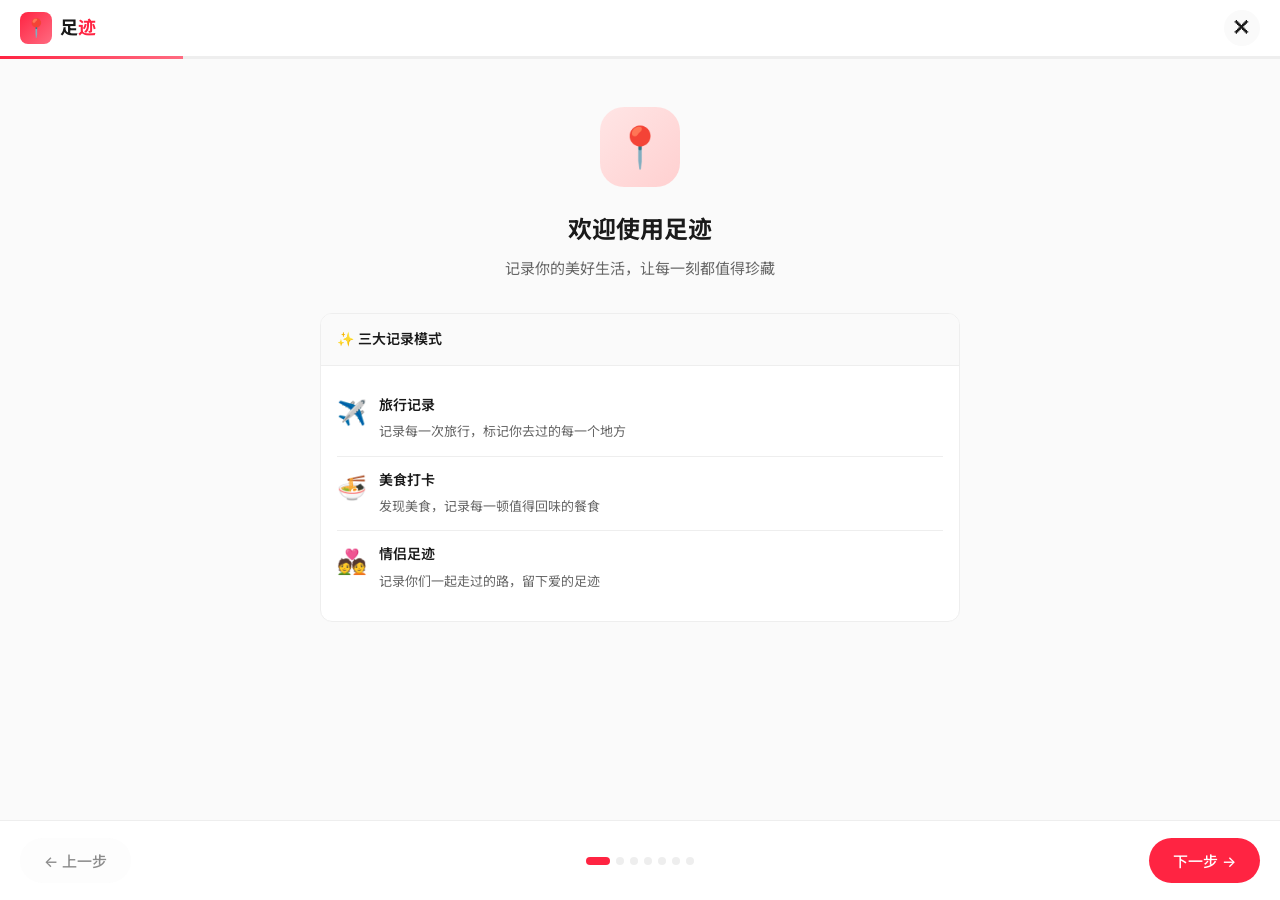
<file: frontend/guide.html>
<!DOCTYPE html>
<html lang="zh-CN">
<head>
    <meta charset="UTF-8">
    <meta name="viewport" content="width=device-width, initial-scale=1.0, maximum-scale=1.0, user-scalable=no">
    <title>使用指南 - 足迹</title>
    <link rel="preconnect" href="https://fonts.googleapis.com">
    <link href="https://fonts.googleapis.com/css2?family=Inter:wght@300;400;500;600;700&family=Noto+Sans+SC:wght@300;400;500;600;700&display=swap" rel="stylesheet">
    <style>
        :root {
            --primary: #FF2442;
            --primary-light: #FF6B81;
            --primary-dark: #E01E3A;
            --bg: #FAFAFA;
            --bg-white: #FFFFFF;
            --text-primary: #1A1A1A;
            --text-secondary: #666666;
            --text-tertiary: #999999;
            --border: #EEEEEE;
            --radius: 16px;
            --radius-sm: 12px;
            --font: 'Inter', 'Noto Sans SC', -apple-system, sans-serif;
        }

        * {
            margin: 0;
            padding: 0;
            box-sizing: border-box;
        }

        body {
            font-family: var(--font);
            background: var(--bg);
            color: var(--text-primary);
            line-height: 1.6;
            overflow: hidden;
            height: 100vh;
        }

        /* Header */
        .header {
            position: fixed;
            top: 0;
            left: 0;
            right: 0;
            z-index: 100;
            background: rgba(255, 255, 255, 0.9);
            backdrop-filter: blur(10px);
            -webkit-backdrop-filter: blur(10px);
            border-bottom: 1px solid var(--border);
        }

        .header-inner {
            max-width: 100%;
            padding: 0 20px;
            height: 56px;
            display: flex;
            align-items: center;
            justify-content: space-between;
        }

        .logo {
            display: flex;
            align-items: center;
            gap: 8px;
            text-decoration: none;
            color: var(--text-primary);
        }

        .logo-icon {
            width: 32px;
            height: 32px;
            background: linear-gradient(135deg, var(--primary) 0%, var(--primary-light) 100%);
            border-radius: 8px;
            display: flex;
            align-items: center;
            justify-content: center;
            font-size: 18px;
        }

        .logo-text {
            font-size: 18px;
            font-weight: 700;
        }

        .logo-text span {
            color: var(--primary);
        }

        .close-btn {
            width: 36px;
            height: 36px;
            border-radius: 50%;
            border: none;
            background: var(--bg);
            cursor: pointer;
            display: flex;
            align-items: center;
            justify-content: center;
            font-size: 20px;
            transition: all 0.2s;
            text-decoration: none;
            color: var(--text-primary);
        }

        .close-btn:hover {
            background: var(--border);
        }

        /* Progress Bar */
        .progress-bar {
            position: fixed;
            top: 56px;
            left: 0;
            right: 0;
            height: 3px;
            background: var(--border);
            z-index: 100;
        }

        .progress-fill {
            height: 100%;
            background: linear-gradient(90deg, var(--primary) 0%, var(--primary-light) 100%);
            transition: width 0.3s ease;
            width: 0%;
        }

        /* Carousel Container */
        .carousel-container {
            position: fixed;
            top: 59px;
            bottom: 80px;
            left: 0;
            right: 0;
            overflow: hidden;
        }

        .carousel-track {
            display: flex;
            height: 100%;
            transition: transform 0.3s ease;
        }

        /* Slide */
        .slide {
            min-width: 100%;
            height: 100%;
            overflow-y: auto;
            padding: 24px 20px;
            -webkit-overflow-scrolling: touch;
        }

        .slide-content {
            max-width: 480px;
            margin: 0 auto;
        }

        /* Slide Header */
        .slide-icon {
            width: 80px;
            height: 80px;
            border-radius: 24px;
            display: flex;
            align-items: center;
            justify-content: center;
            font-size: 40px;
            margin: 0 auto 24px;
        }

        .slide-icon-1 {
            background: linear-gradient(135deg, #FFE5E5 0%, #FFD0D0 100%);
        }

        .slide-icon-2 {
            background: linear-gradient(135deg, #E3F2FD 0%, #BBDEFB 100%);
        }

        .slide-icon-3 {
            background: linear-gradient(135deg, #FFF3E0 0%, #FFE0B2 100%);
        }

        .slide-icon-4 {
            background: linear-gradient(135deg, #F3E5F5 0%, #E1BEE7 100%);
        }

        .slide-icon-5 {
            background: linear-gradient(135deg, #E8F5E9 0%, #C8E6C9 100%);
        }

        .slide-icon-6 {
            background: linear-gradient(135deg, #FCE4EC 0%, #F8BBD0 100%);
        }

        .slide-icon-7 {
            background: linear-gradient(135deg, #E0F7FA 0%, #B2EBF2 100%);
        }

        .slide-title {
            font-size: 24px;
            font-weight: 700;
            text-align: center;
            margin-bottom: 8px;
        }

        .slide-subtitle {
            font-size: 15px;
            color: var(--text-secondary);
            text-align: center;
            margin-bottom: 32px;
        }

        /* Cards */
        .guide-card {
            background: var(--bg-white);
            border-radius: var(--radius-sm);
            border: 1px solid var(--border);
            margin-bottom: 16px;
            overflow: hidden;
        }

        .guide-card-header {
            padding: 14px 16px;
            background: var(--bg);
            border-bottom: 1px solid var(--border);
            font-size: 14px;
            font-weight: 600;
            display: flex;
            align-items: center;
            gap: 8px;
        }

        .guide-card-body {
            padding: 16px;
        }

        .guide-card-body p {
            font-size: 14px;
            color: var(--text-secondary);
            margin-bottom: 12px;
            line-height: 1.8;
        }

        .guide-card-body p:last-child {
            margin-bottom: 0;
        }

        /* Steps */
        .step {
            display: flex;
            gap: 12px;
            margin-bottom: 16px;
            padding: 12px;
            background: var(--bg);
            border-radius: 10px;
        }

        .step:last-child {
            margin-bottom: 0;
        }

        .step-number {
            width: 28px;
            height: 28px;
            border-radius: 50%;
            background: var(--primary);
            color: white;
            font-size: 13px;
            font-weight: 600;
            display: flex;
            align-items: center;
            justify-content: center;
            flex-shrink: 0;
        }

        .step-content {
            flex: 1;
        }

        .step-title {
            font-size: 14px;
            font-weight: 600;
            margin-bottom: 4px;
        }

        .step-desc {
            font-size: 13px;
            color: var(--text-secondary);
            line-height: 1.6;
        }

        /* Feature List */
        .feature-list {
            list-style: none;
        }

        .feature-item {
            display: flex;
            gap: 12px;
            padding: 12px 0;
            border-bottom: 1px solid var(--border);
        }

        .feature-item:last-child {
            border-bottom: none;
        }

        .feature-icon {
            font-size: 24px;
            flex-shrink: 0;
        }

        .feature-content h4 {
            font-size: 14px;
            font-weight: 600;
            margin-bottom: 4px;
        }

        .feature-content p {
            font-size: 13px;
            color: var(--text-secondary);
            margin-bottom: 0;
        }

        /* Tip Box */
        .tip-box {
            padding: 14px;
            border-radius: 10px;
            margin-top: 16px;
            font-size: 13px;
            line-height: 1.6;
        }

        .tip-box.info {
            background: #EFF6FF;
            border: 1px solid #BFDBFE;
            color: #1E40AF;
        }

        .tip-box.success {
            background: #D1FAE5;
            border: 1px solid #A7F3D0;
            color: #065F46;
        }

        .tip-box.warning {
            background: #FEF3C7;
            border: 1px solid #FDE68A;
            color: #92400E;
        }

        .tip-title {
            font-weight: 600;
            margin-bottom: 8px;
            display: flex;
            align-items: center;
            gap: 6px;
        }

        /* FAQ */
        .faq-item {
            margin-bottom: 16px;
            padding: 14px;
            background: var(--bg);
            border-radius: 10px;
        }

        .faq-item:last-child {
            margin-bottom: 0;
        }

        .faq-question {
            font-size: 14px;
            font-weight: 600;
            margin-bottom: 8px;
            display: flex;
            align-items: flex-start;
            gap: 8px;
        }

        .faq-answer {
            font-size: 13px;
            color: var(--text-secondary);
            line-height: 1.6;
            padding-left: 28px;
        }

        /* Bottom Navigation */
        .bottom-nav {
            position: fixed;
            bottom: 0;
            left: 0;
            right: 0;
            height: 80px;
            background: rgba(255, 255, 255, 0.95);
            backdrop-filter: blur(10px);
            -webkit-backdrop-filter: blur(10px);
            border-top: 1px solid var(--border);
            display: flex;
            align-items: center;
            justify-content: space-between;
            padding: 0 20px;
            z-index: 100;
        }

        .nav-btn {
            display: flex;
            align-items: center;
            justify-content: center;
            gap: 8px;
            padding: 12px 24px;
            border-radius: 50px;
            font-size: 15px;
            font-weight: 500;
            cursor: pointer;
            transition: all 0.2s;
            border: none;
            font-family: var(--font);
        }

        .nav-btn-secondary {
            background: var(--bg);
            color: var(--text-primary);
        }

        .nav-btn-secondary:hover {
            background: var(--border);
        }

        .nav-btn-primary {
            background: var(--primary);
            color: white;
        }

        .nav-btn-primary:hover {
            background: var(--primary-dark);
        }

        .nav-btn:disabled {
            opacity: 0.5;
            cursor: not-allowed;
        }

        .page-indicator {
            display: flex;
            gap: 6px;
        }

        .page-dot {
            width: 8px;
            height: 8px;
            border-radius: 50%;
            background: var(--border);
            transition: all 0.3s;
        }

        .page-dot.active {
            background: var(--primary);
            width: 24px;
            border-radius: 4px;
        }

        /* Animations */
        @keyframes fadeIn {
            from {
                opacity: 0;
                transform: translateY(20px);
            }
            to {
                opacity: 1;
                transform: translateY(0);
            }
        }

        .slide-content > * {
            animation: fadeIn 0.5s ease forwards;
        }

        .slide-content > *:nth-child(1) { animation-delay: 0.1s; }
        .slide-content > *:nth-child(2) { animation-delay: 0.2s; }
        .slide-content > *:nth-child(3) { animation-delay: 0.3s; }
        .slide-content > *:nth-child(4) { animation-delay: 0.4s; }

        /* Responsive */
        @media (max-width: 375px) {
            .slide {
                padding: 20px 16px;
            }
            .slide-icon {
                width: 64px;
                height: 64px;
                font-size: 32px;
                margin-bottom: 20px;
            }
            .slide-title {
                font-size: 20px;
            }
            .slide-subtitle {
                font-size: 14px;
                margin-bottom: 24px;
            }
        }

        @media (min-width: 768px) {
            .slide {
                padding: 40px 24px;
            }
            .slide-content {
                max-width: 560px;
            }
        }

        @media (min-width: 1024px) {
            .slide {
                padding: 48px 32px;
            }
            .slide-content {
                max-width: 640px;
            }
        }
    </style>
</head>
<body>
    <!-- Header -->
    <header class="header">
        <div class="header-inner">
            <a href="index.html" class="logo">
                <div class="logo-icon">📍</div>
                <div class="logo-text">足<span>迹</span></div>
            </a>
            <a href="index.html" class="close-btn">✕</a>
        </div>
    </header>

    <!-- Progress Bar -->
    <div class="progress-bar">
        <div class="progress-fill" id="progress-fill"></div>
    </div>

    <!-- Carousel -->
    <div class="carousel-container">
        <div class="carousel-track" id="carousel-track">
            <!-- Slide 1: 欢迎 -->
            <div class="slide">
                <div class="slide-content">
                    <div class="slide-icon slide-icon-1">📍</div>
                    <h1 class="slide-title">欢迎使用足迹</h1>
                    <p class="slide-subtitle">记录你的美好生活，让每一刻都值得珍藏</p>
                    
                    <div class="guide-card">
                        <div class="guide-card-header">✨ 三大记录模式</div>
                        <div class="guide-card-body">
                            <ul class="feature-list">
                                <li class="feature-item">
                                    <span class="feature-icon">✈️</span>
                                    <div class="feature-content">
                                        <h4>旅行记录</h4>
                                        <p>记录每一次旅行，标记你去过的每一个地方</p>
                                    </div>
                                </li>
                                <li class="feature-item">
                                    <span class="feature-icon">🍜</span>
                                    <div class="feature-content">
                                        <h4>美食打卡</h4>
                                        <p>发现美食，记录每一顿值得回味的餐食</p>
                                    </div>
                                </li>
                                <li class="feature-item">
                                    <span class="feature-icon">💑</span>
                                    <div class="feature-content">
                                        <h4>情侣足迹</h4>
                                        <p>记录你们一起走过的路，留下爱的足迹</p>
                                    </div>
                                </li>
                            </ul>
                        </div>
                    </div>
                </div>
            </div>

            <!-- Slide 2: 快速开始 -->
            <div class="slide">
                <div class="slide-content">
                    <div class="slide-icon slide-icon-2">🚀</div>
                    <h1 class="slide-title">快速开始</h1>
                    <p class="slide-subtitle">3步开始记录你的美好生活</p>
                    
                    <div class="guide-card">
                        <div class="guide-card-header">📋 开始使用</div>
                        <div class="guide-card-body">
                            <div class="step">
                                <div class="step-number">1</div>
                                <div class="step-content">
                                    <div class="step-title">选择模式与地图服务</div>
                                    <div class="step-desc">在首页切换旅行/美食/情侣模式；需要地图时到「设置」选择高德、百度、腾讯或必应并填入 Key</div>
                                </div>
                            </div>
                            <div class="step">
                                <div class="step-number">2</div>
                                <div class="step-content">
                                    <div class="step-title">添加记录</div>
                                    <div class="step-desc">点击「添加记录」按钮，上传照片、搜索地点或使用照片 EXIF 自动定位</div>
                                </div>
                            </div>
                            <div class="step">
                                <div class="step-number">3</div>
                                <div class="step-content">
                                    <div class="step-title">查看足迹</div>
                                    <div class="step-desc">在首页查看照片墙、足迹地图、时间线、统计报告和轨迹回放</div>
                                </div>
                            </div>
                        </div>
                    </div>

                    <div class="tip-box info">
                        <div class="tip-title">💡 提示</div>
                        <p>没有 API Key 也可以使用本地记录、照片墙、时间线和统计；带 GPS 的 JPEG 照片仍可在纯前端模式下自动定位。</p>
                    </div>
                </div>
            </div>

            <!-- Slide 3: 添加记录 -->
            <div class="slide">
                <div class="slide-content">
                    <div class="slide-icon slide-icon-3">📷</div>
                    <h1 class="slide-title">添加记录</h1>
                    <p class="slide-subtitle">上传照片，记录美好瞬间</p>
                    
                    <div class="guide-card">
                        <div class="guide-card-header">🖼️ 上传照片</div>
                        <div class="guide-card-body">
                            <p>支持多种方式添加照片：</p>
                            <div class="step">
                                <div class="step-number">1</div>
                                <div class="step-content">
                                    <div class="step-title">本地/文件夹上传</div>
                                    <div class="step-desc">点击「本地上传」标签，选择照片或文件夹，也可以直接拖拽批量上传</div>
                                </div>
                            </div>
                            <div class="step">
                                <div class="step-number">2</div>
                                <div class="step-content">
                                    <div class="step-title">相册、拍照和链接</div>
                                    <div class="step-desc">手机端可从相册选择或拍照；也可以切换到「链接添加」输入单个或多行图片 URL</div>
                                </div>
                            </div>
                        </div>
                    </div>

                    <div class="guide-card">
                        <div class="guide-card-header">📍 设置地点</div>
                        <div class="guide-card-body">
                            <p>为记录添加位置信息：</p>
                            <div class="step">
                                <div class="step-number">1</div>
                                <div class="step-content">
                                    <div class="step-title">自动提取</div>
                                    <div class="step-desc">手机拍摄的 JPEG 照片通常包含 GPS 和拍摄时间，前端或后端都会自动提取</div>
                                </div>
                            </div>
                            <div class="step">
                                <div class="step-number">2</div>
                                <div class="step-content">
                                    <div class="step-title">搜索地点</div>
                                    <div class="step-desc">输入地点名称，系统会按当前地图服务搜索并匹配坐标</div>
                                </div>
                            </div>
                        </div>
                    </div>

                    <div class="tip-box success">
                        <div class="tip-title">✅ 小技巧</div>
                        <p>使用手机拍照可以获得最准确的位置信息！</p>
                    </div>
                </div>
            </div>

            <!-- Slide 4: 地图功能 -->
            <div class="slide">
                <div class="slide-content">
                    <div class="slide-icon slide-icon-4">🗺️</div>
                    <h1 class="slide-title">地图功能</h1>
                    <p class="slide-subtitle">在地图上查看你的足迹</p>
                    
                    <div class="guide-card">
                        <div class="guide-card-header">📍 地图视图</div>
                        <div class="guide-card-body">
                            <ul class="feature-list">
                                <li class="feature-item">
                                    <span class="feature-icon">🖼️</span>
                                    <div class="feature-content">
                                        <h4>缩略图标记</h4>
                                        <p>照片在地图上显示为缩略图，一目了然</p>
                                    </div>
                                </li>
                                <li class="feature-item">
                                    <span class="feature-icon">🔍</span>
                                    <div class="feature-content">
                                        <h4>点击查看详情</h4>
                                        <p>点击标记查看照片、标题、地点等详细信息</p>
                                    </div>
                                </li>
                                <li class="feature-item">
                                    <span class="feature-icon">🛤️</span>
                                    <div class="feature-content">
                                        <h4>轨迹回放</h4>
                                        <p>按记录时间顺序动画回放路线，没有地图 SDK 时也会显示列表式回放</p>
                                    </div>
                                </li>
                            </ul>
                        </div>
                    </div>

                    <div class="guide-card">
                        <div class="guide-card-header">🔍 地点搜索</div>
                        <div class="guide-card-body">
                            <p>添加记录时，可以搜索地点：</p>
                            <div class="step">
                                <div class="step-number">1</div>
                                <div class="step-content">
                                    <div class="step-title">输入地址</div>
                                    <div class="step-desc">在地点框中输入地址，如「北京市天安门」</div>
                                </div>
                            </div>
                            <div class="step">
                                <div class="step-number">2</div>
                                <div class="step-content">
                                    <div class="step-title">选择结果</div>
                                    <div class="step-desc">从搜索结果中选择，坐标自动填入</div>
                                </div>
                            </div>
                        </div>
                    </div>
                </div>
            </div>

            <!-- Slide 5: 系统设置 -->
            <div class="slide">
                <div class="slide-content">
                    <div class="slide-icon slide-icon-5">⚙️</div>
                    <h1 class="slide-title">系统设置</h1>
                    <p class="slide-subtitle">配置API和个性化选项</p>
                    
                    <div class="guide-card">
                        <div class="guide-card-header">🗺️ API配置</div>
                        <div class="guide-card-body">
                            <p>支持高德、百度、腾讯和必应地图，任选一个服务即可启用地图与地点搜索：</p>
                            <div class="step">
                                <div class="step-number">1</div>
                                <div class="step-content">
                                    <div class="step-title">申请 Key</div>
                                    <div class="step-desc">到对应地图开放平台注册应用，获取 Web/浏览器端可用的 API Key</div>
                                </div>
                            </div>
                            <div class="step">
                                <div class="step-number">2</div>
                                <div class="step-content">
                                    <div class="step-title">填入配置</div>
                                    <div class="step-desc">在设置页面选择地图服务、填入 API Key，并保存到本地或同步到后端</div>
                                </div>
                            </div>
                        </div>
                    </div>

                    <div class="guide-card">
                        <div class="guide-card-header">🎯 模式管理</div>
                        <div class="guide-card-body">
                            <p>在设置中可以开关记录模式：</p>
                            <ul class="feature-list">
                                <li class="feature-item">
                                    <span class="feature-icon">✈️</span>
                                    <div class="feature-content">
                                        <h4>旅行记录</h4>
                                        <p>可单独开启或关闭</p>
                                    </div>
                                </li>
                                <li class="feature-item">
                                    <span class="feature-icon">🍜</span>
                                    <div class="feature-content">
                                        <h4>美食打卡</h4>
                                        <p>可单独开启或关闭</p>
                                    </div>
                                </li>
                                <li class="feature-item">
                                    <span class="feature-icon">💑</span>
                                    <div class="feature-content">
                                        <h4>情侣足迹</h4>
                                        <p>可单独开启或关闭</p>
                                    </div>
                                </li>
                            </ul>
                        </div>
                    </div>

                    <div class="guide-card">
                        <div class="guide-card-header">💾 数据管理</div>
                        <div class="guide-card-body">
                            <ul class="feature-list">
                                <li class="feature-item">
                                    <span class="feature-icon">📥</span>
                                    <div class="feature-content">
                                        <h4>导出数据</h4>
                                        <p>备份所有记录为JSON文件</p>
                                    </div>
                                </li>
                                <li class="feature-item">
                                    <span class="feature-icon">📤</span>
                                    <div class="feature-content">
                                        <h4>导入数据</h4>
                                        <p>从JSON文件恢复记录</p>
                                    </div>
                                </li>
                            </ul>
                        </div>
                    </div>
                </div>
            </div>

            <!-- Slide 6: 常见问题 -->
            <div class="slide">
                <div class="slide-content">
                    <div class="slide-icon slide-icon-6">❓</div>
                    <h1 class="slide-title">常见问题</h1>
                    <p class="slide-subtitle">解答你的疑惑</p>
                    
                    <div class="guide-card">
                        <div class="guide-card-body">
                            <div class="faq-item">
                                <div class="faq-question">❓ 如何获取地图 API Key？</div>
                                <div class="faq-answer">可选择高德、百度、腾讯或必应地图。到对应开放平台注册应用，并创建浏览器端或 Web JS API 可用的 Key。</div>
                            </div>
                            <div class="faq-item">
                                <div class="faq-question">❓ 照片没有位置信息？</div>
                                <div class="faq-answer">截图和网络图片通常没有GPS信息，可以手动搜索地点或输入坐标。</div>
                            </div>
                            <div class="faq-item">
                                <div class="faq-question">❓ 数据会丢失吗？</div>
                                <div class="faq-answer">纯前端模式数据保存在浏览器本地；完整服务模式可保存到后端 SQLite/PostgreSQL。建议定期导出备份。</div>
                            </div>
                            <div class="faq-item">
                                <div class="faq-question">❓ 支持哪些图片格式？</div>
                                <div class="faq-answer">支持JPG、PNG、GIF、BMP、WebP等常见格式。</div>
                            </div>
                            <div class="faq-item">
                                <div class="faq-question">❓ 可以多人使用吗？</div>
                                <div class="faq-answer">当前以个人使用为主，可通过完整服务模式、多端访问同一后端，或导出/导入 JSON 文件共享数据。</div>
                            </div>
                        </div>
                    </div>

                    <div class="tip-box warning">
                        <div class="tip-title">⚠️ 注意</div>
                        <p>数据保存在浏览器本地，清除浏览器数据会丢失记录。建议定期导出备份！</p>
                    </div>
                </div>
            </div>

            <!-- Slide 7: 开始使用 -->
            <div class="slide">
                <div class="slide-content">
                    <div class="slide-icon slide-icon-7">🎉</div>
                    <h1 class="slide-title">准备好了吗？</h1>
                    <p class="slide-subtitle">开始记录你的美好生活</p>
                    
                    <div class="guide-card">
                        <div class="guide-card-header">🚀 快速操作</div>
                        <div class="guide-card-body">
                            <ul class="feature-list">
                                <li class="feature-item">
                                    <span class="feature-icon">📷</span>
                                    <div class="feature-content">
                                        <h4>添加记录</h4>
                                        <p>点击首页「+」按钮，上传照片开始记录</p>
                                    </div>
                                </li>
                                <li class="feature-item">
                                    <span class="feature-icon">🗺️</span>
                                    <div class="feature-content">
                                        <h4>查看地图</h4>
                                        <p>打开足迹地图或轨迹回放，查看所有已定位记录</p>
                                    </div>
                                </li>
                                <li class="feature-item">
                                    <span class="feature-icon">⚙️</span>
                                    <div class="feature-content">
                                        <h4>系统设置</h4>
                                        <p>配置地图、后端服务和云存储，开启完整功能</p>
                                    </div>
                                </li>
                            </ul>
                        </div>
                    </div>

                    <div class="tip-box success">
                        <div class="tip-title">💡 小贴士</div>
                        <p>使用手机拍照可以获得最准确的位置信息；配置后端和云存储后，图片与记录可以跨设备同步。</p>
                    </div>
                </div>
            </div>
        </div>
    </div>

    <!-- Bottom Navigation -->
    <div class="bottom-nav">
        <button class="nav-btn nav-btn-secondary" id="btn-prev" disabled>
            ← 上一步
        </button>
        <div class="page-indicator" id="page-indicator">
            <!-- Dynamic dots -->
        </div>
        <button class="nav-btn nav-btn-primary" id="btn-next">
            下一步 →
        </button>
    </div>

    <script>
        // ========== 状态 ==========
        let currentSlide = 0;
        const totalSlides = 7;

        // ========== 初始化 ==========
        function init() {
            createDots();
            updateUI();
            bindEvents();
            setupTouchEvents();
        }

        // ========== 创建指示点 ==========
        function createDots() {
            const indicator = document.getElementById('page-indicator');
            for (let i = 0; i < totalSlides; i++) {
                const dot = document.createElement('div');
                dot.className = 'page-dot';
                dot.addEventListener('click', () => goToSlide(i));
                indicator.appendChild(dot);
            }
        }

        // ========== 更新UI ==========
        function updateUI() {
            // 更新轮播位置
            const track = document.getElementById('carousel-track');
            track.style.transform = `translateX(-${currentSlide * 100}%)`;

            // 更新进度条
            const progress = ((currentSlide + 1) / totalSlides) * 100;
            document.getElementById('progress-fill').style.width = `${progress}%`;

            // 更新指示点
            document.querySelectorAll('.page-dot').forEach((dot, i) => {
                dot.classList.toggle('active', i === currentSlide);
            });

            // 更新按钮状态
            document.getElementById('btn-prev').disabled = currentSlide === 0;
            
            const nextBtn = document.getElementById('btn-next');
            if (currentSlide === totalSlides - 1) {
                nextBtn.textContent = '开始使用';
                nextBtn.onclick = () => window.location.href = 'index.html';
            } else {
                nextBtn.textContent = '下一步 →';
                nextBtn.onclick = nextSlide;
            }
        }

        // ========== 切换幻灯片 ==========
        function goToSlide(index) {
            if (index < 0 || index >= totalSlides) return;
            currentSlide = index;
            updateUI();
        }

        function nextSlide() {
            goToSlide(currentSlide + 1);
        }

        function prevSlide() {
            goToSlide(currentSlide - 1);
        }

        // ========== 事件绑定 ==========
        function bindEvents() {
            document.getElementById('btn-prev').addEventListener('click', prevSlide);
            document.getElementById('btn-next').addEventListener('click', nextSlide);

            // 键盘事件
            document.addEventListener('keydown', (e) => {
                if (e.key === 'ArrowRight' || e.key === 'ArrowDown') {
                    nextSlide();
                } else if (e.key === 'ArrowLeft' || e.key === 'ArrowUp') {
                    prevSlide();
                }
            });
        }

        // ========== 触摸事件 ==========
        function setupTouchEvents() {
            const container = document.querySelector('.carousel-container');
            let startX = 0;
            let startY = 0;
            let isDragging = false;

            container.addEventListener('touchstart', (e) => {
                startX = e.touches[0].clientX;
                startY = e.touches[0].clientY;
                isDragging = true;
            }, { passive: true });

            container.addEventListener('touchmove', (e) => {
                if (!isDragging) return;
                const diffX = startX - e.touches[0].clientX;
                const diffY = startY - e.touches[0].clientY;

                // 如果水平滑动距离大于垂直滑动距离，阻止默认行为
                if (Math.abs(diffX) > Math.abs(diffY)) {
                    e.preventDefault();
                }
            }, { passive: false });

            container.addEventListener('touchend', (e) => {
                if (!isDragging) return;
                isDragging = false;

                const diffX = startX - e.changedTouches[0].clientX;
                const threshold = 50;

                if (diffX > threshold) {
                    nextSlide();
                } else if (diffX < -threshold) {
                    prevSlide();
                }
            }, { passive: true });
        }

        // ========== 启动 ==========
        window.onload = init;
    </script>
</body>
</html>
</file>
